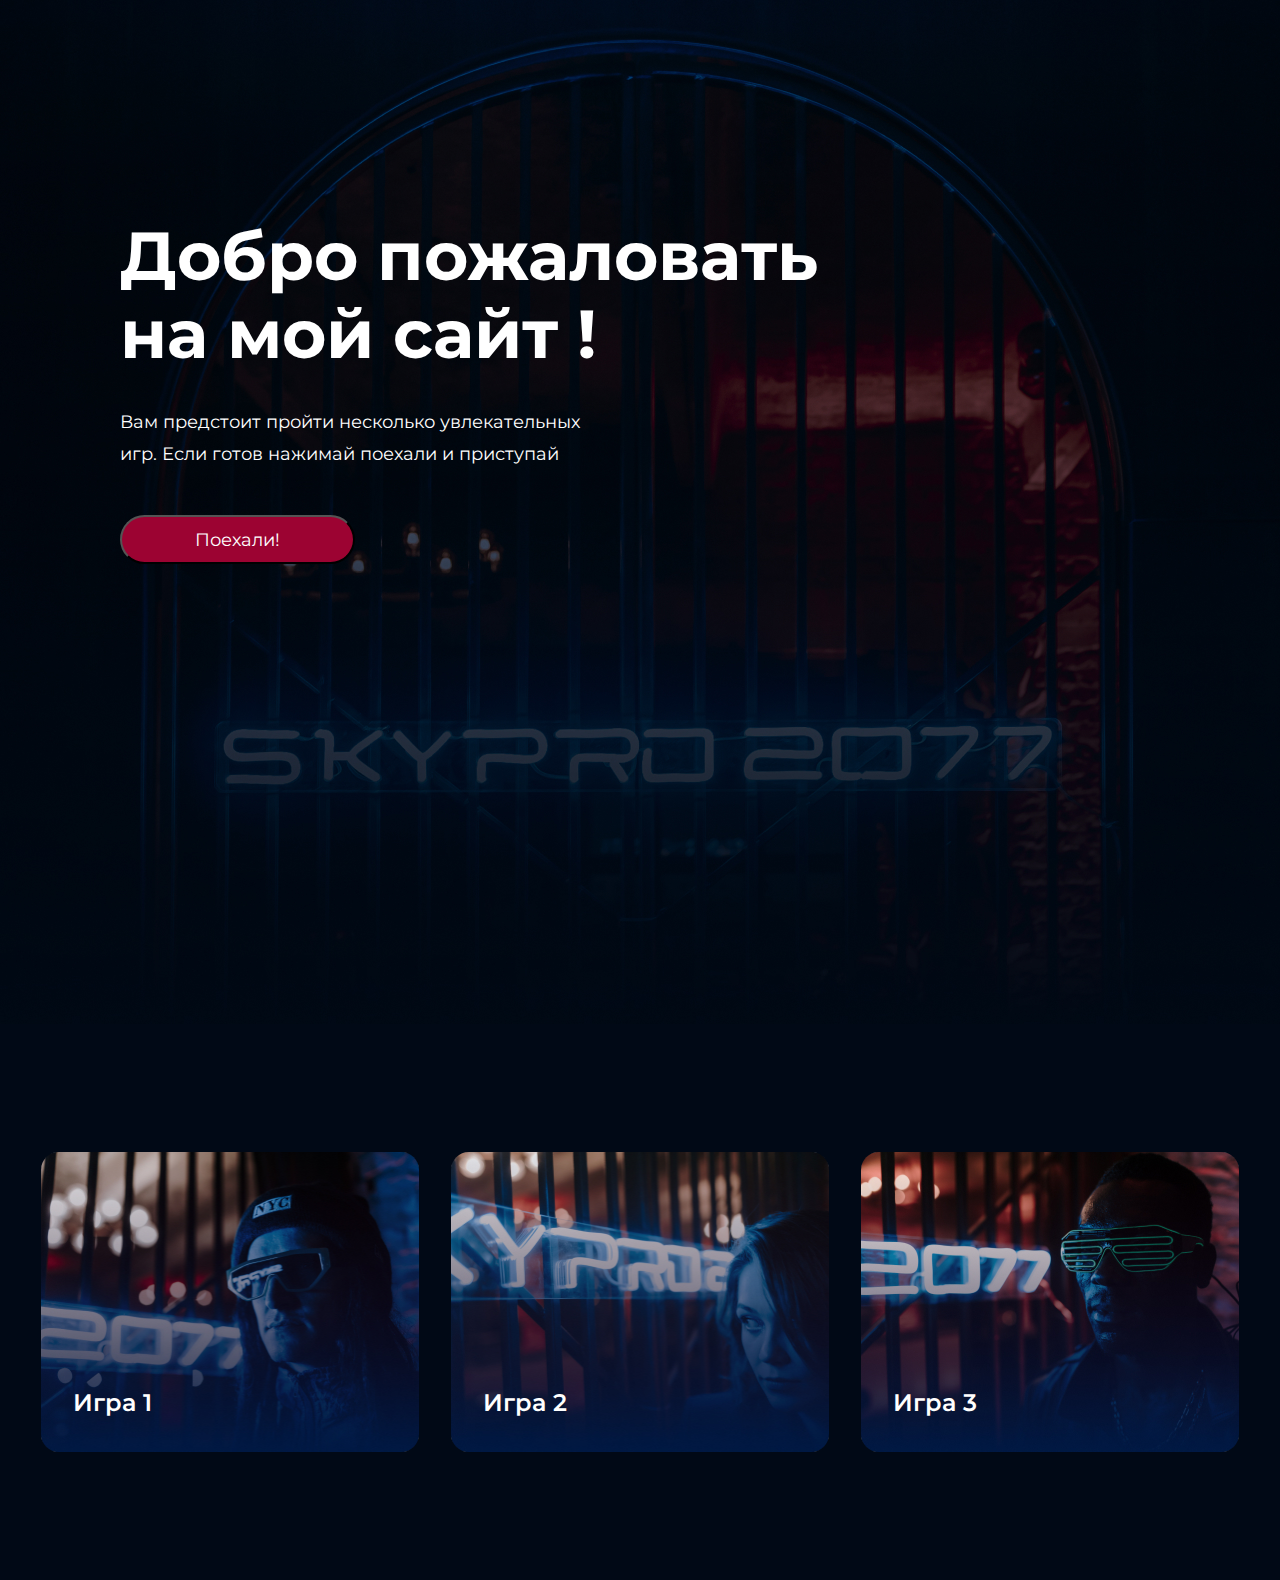
<file: index.html>
<!DOCTYPE html>
<html lang="en">

<head>
    <link rel="stylesheet" href="stylehm1.css">
    <meta charset="UTF-8">
    <meta name="viewport" content="width=device-width, initial-scale=1.0">
    <link rel="preconnect" href="https://fonts.googleapis.com">
    <link rel="preconnect" href="https://fonts.gstatic.com" crossorigin>
    <link href="https://fonts.googleapis.com/css2?family=Montserrat:wght@400;500;600&display=swap" rel="stylesheet">
    <link rel="preconnect" href="https://fonts.googleapis.com">
    <link rel="preconnect" href="https://fonts.gstatic.com" crossorigin>
    <link href="https://fonts.googleapis.com/css2?family=Poppins&display=swap" rel="stylesheet">
    <title>Homework1</title>
</head>

<body>
    <script src="hw-2.4/js2,4.js"></script>
    <div>
        <div class="center">
            <div class="center__top">
                <section class="title">
                    <h1 class="title__content">Добро пожаловать на мой сайт !</h1>
                </section>
                <section class="title2">
                    <p class="title2__content">Вам предстоит пройти несколько увлекательных игр. Если готов нажимай
                        <a class="title2__link1" href="index.html">поехали</a> и
                        <a class="title2__link1" href="index.html">приступай</a>
                    </p>
                </section>
                <section class="button">
                    <button class="title__button">Поехали!</button>
                </section>
            </div>
        </div>
        <div class="menu">
            <div class="menu__top">
                <div class="menu__game">
                    <div class="menu__window" id="Up"><a href="index.html"><img class="menu__game1" src="hw1img/game1.jpg" alt=""></a>
                        <div class="menu__position">
                            <a class="menu__link" href="index.html">Игра 1</a>
                        </div>
                    </div>
                    <div class="menu__window" id="Up"><a class="menu__link" href="index.html"><img class="menu__game1" src="hw1img/game2.jpg"
                                alt=""></a>
                        <div class="menu__position">
                            <a class="menu__link" href="index.html">Игра 2</a>
                        </div>
                    </div>
                    <div class="menu__window" id="Up"><a class="menu__link" href="index.html"><img class="menu__game1" src="hw1img/game3.jpg"
                                alt=""></a>
                        <div class="menu__position">
                            <a class="menu__link" href="index.html">Игра 3</a>
                        </div>
                    </div>
                </div>
            </div>
        </div>
    </div>
</body>

</html>
</file>
<file: stylehm1.css>
* {
  margin: 0;
  padding: 0;
}

.center {
  height: 1024px;
  background-image: url(hw1img/pro20771.jpg);
  background-repeat: no-repeat;
  background-position: center;
  background-size: cover;
}
.center__top {
  padding-left: 120px;
  padding-top: 217px;
}

.title {
  width: 789px;
}
.title__content {
  color: #ffffff;
  font-family: Montserrat;
  font-size: 68px;
  font-weight: 700;
  line-height: 78px;
  letter-spacing: 0px;
  text-align: left;
}
.title__button {
  background: #9C0332;
  box-sizing: border-box;
  border-radius: 30px;
  width: 235px;
  height: 49px;
  font-family: Montserrat;
  font-size: 18px;
  font-weight: 400;
  line-height: 22px;
  letter-spacing: 0px;
  color: #ffffff;
}

.title2 {
  margin-top: 33px;
  width: 481px;
  padding-bottom: 45px;
}
.title2__content {
  font-family: Montserrat;
  color: #ffffff;
  font-size: 18px;
  font-weight: 400;
  line-height: 32px;
  letter-spacing: 0px;
  text-align: left;
}
.title2__link1 {
  font-family: Montserrat;
  font-size: 18px;
  font-weight: 400;
  line-height: 32px;
  letter-spacing: 0px;
  text-align: left;
  color: #ffffff;
  text-decoration: none;
}
.title2__link1:hover {
  text-decoration: underline;
  font-weight: 700;
}
.title2__link2 {
  font-family: Montserrat;
  font-size: 18px;
  font-weight: 700;
  line-height: 32px;
  letter-spacing: 0px;
  text-align: left;
  color: #ffffff;
}

.menu {
  height: 556px;
  background-image: url(hw1img/game.jpg);
  background-repeat: no-repeat;
  background-position: center;
  background-size: cover;
}
.menu__game {
  padding-top: 128px;
  display: flex;
  flex-direction: row;
  justify-content: center;
  gap: 32px;
}
.menu__game1 {
  width: 378px;
  height: 300px;
  border-radius: 18px;
}
.menu__link {
  font-family: Montserrat;
  font-size: 24px;
  font-weight: 600;
  line-height: 32px;
  letter-spacing: 0px;
  color: #ffffff;
  text-decoration: none;
}
.menu__position {
  position: absolute;
  top: 235px;
  left: 32px;
}

div#Up {
  position: relative;
}

@media (min-width: 325px) and (max-width: 425px) {
  .center {
    width: 375px;
    height: 735px;
  }
  .center__top {
    text-align: center;
    padding-top: 239px;
    padding-left: 16px;
    width: 343px;
  }
  .title {
    width: 323px;
  }
  .title__content {
    font-family: Montserrat;
    font-size: 32px;
    font-weight: 500;
    line-height: 39px;
    text-align: center;
  }
  .title2 {
    width: 343px;
    padding-bottom: 33px;
  }
  .title2__content {
    font-family: Montserrat;
    font-size: 14px;
    font-weight: 400;
    line-height: 22px;
    text-align: center;
  }
  .menu {
    width: 375px;
    height: 1221px;
  }
  .menu__game {
    display: flex;
    flex-direction: column;
    padding-left: 16px;
  }
  .menu__game1 {
    width: 343px;
    height: 300px;
    border-radius: 18px;
  }
}/*# sourceMappingURL=stylehm1.css.map */
</file>
